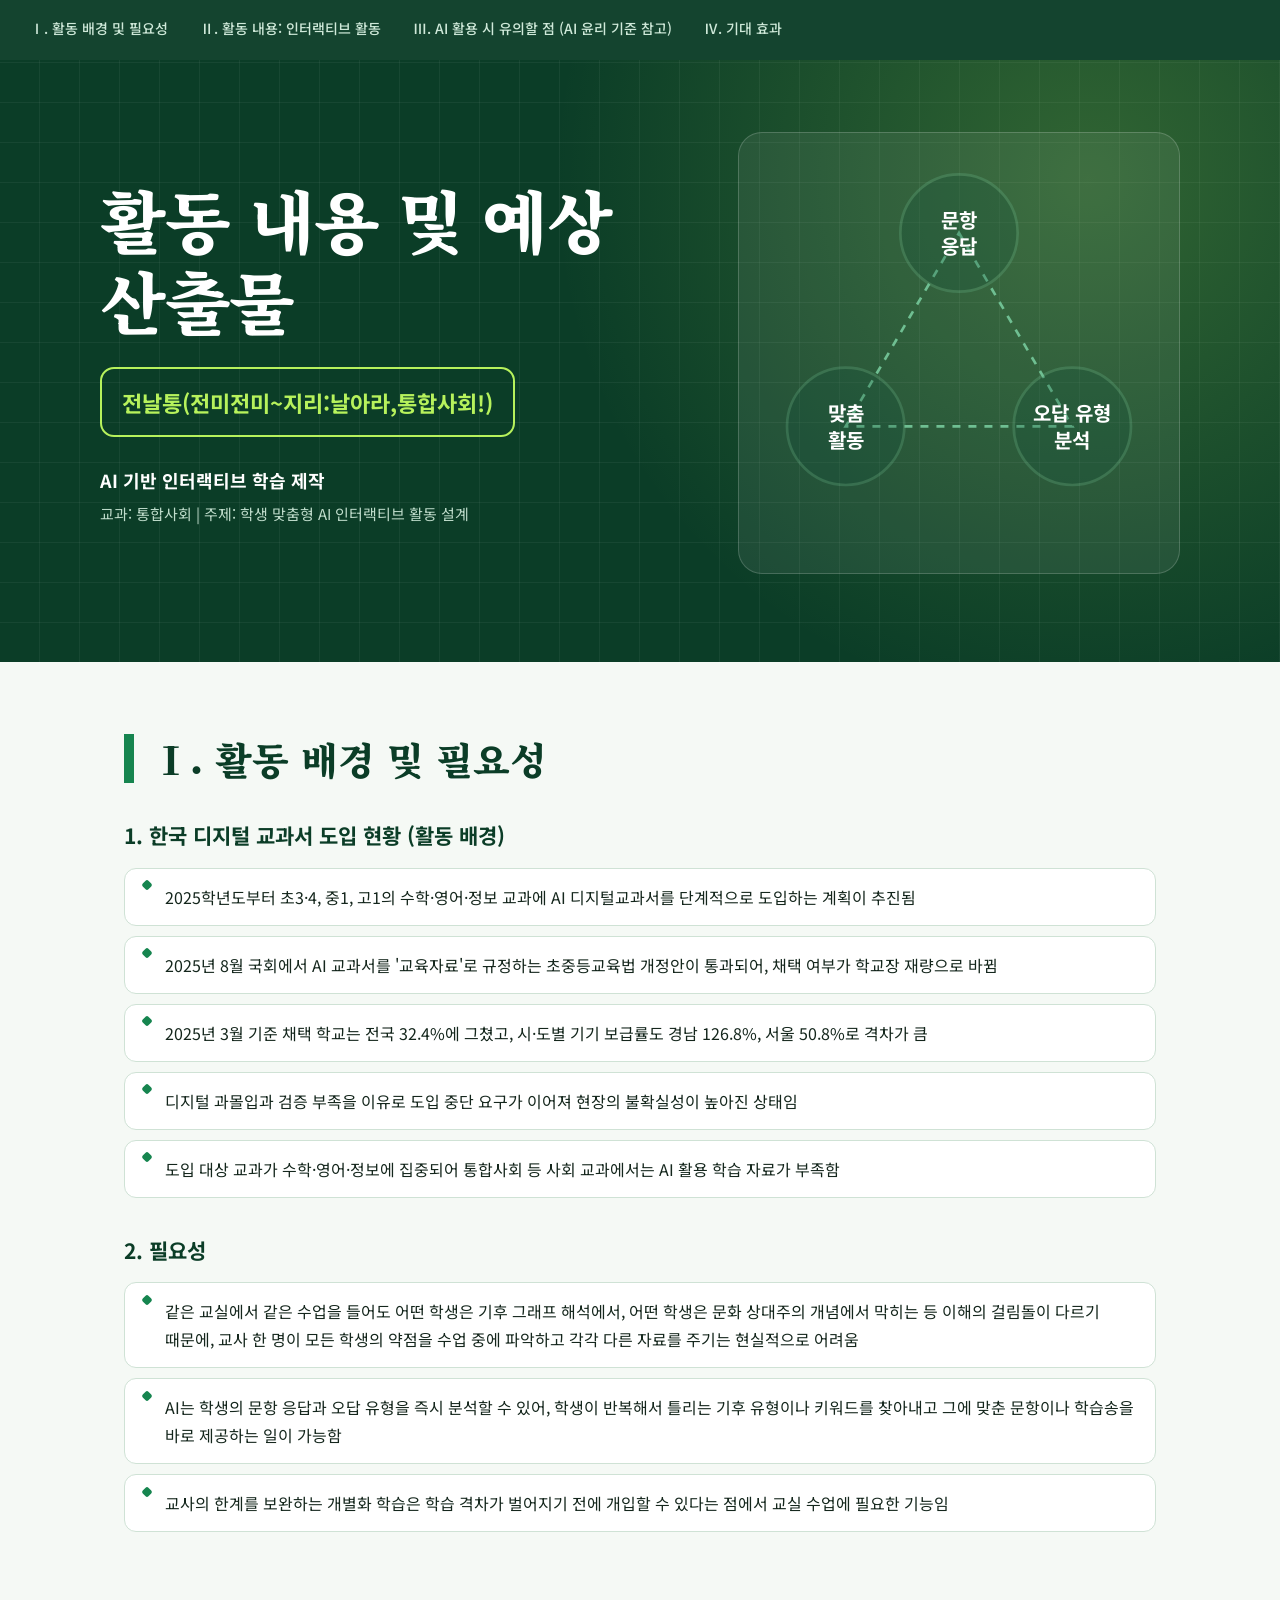
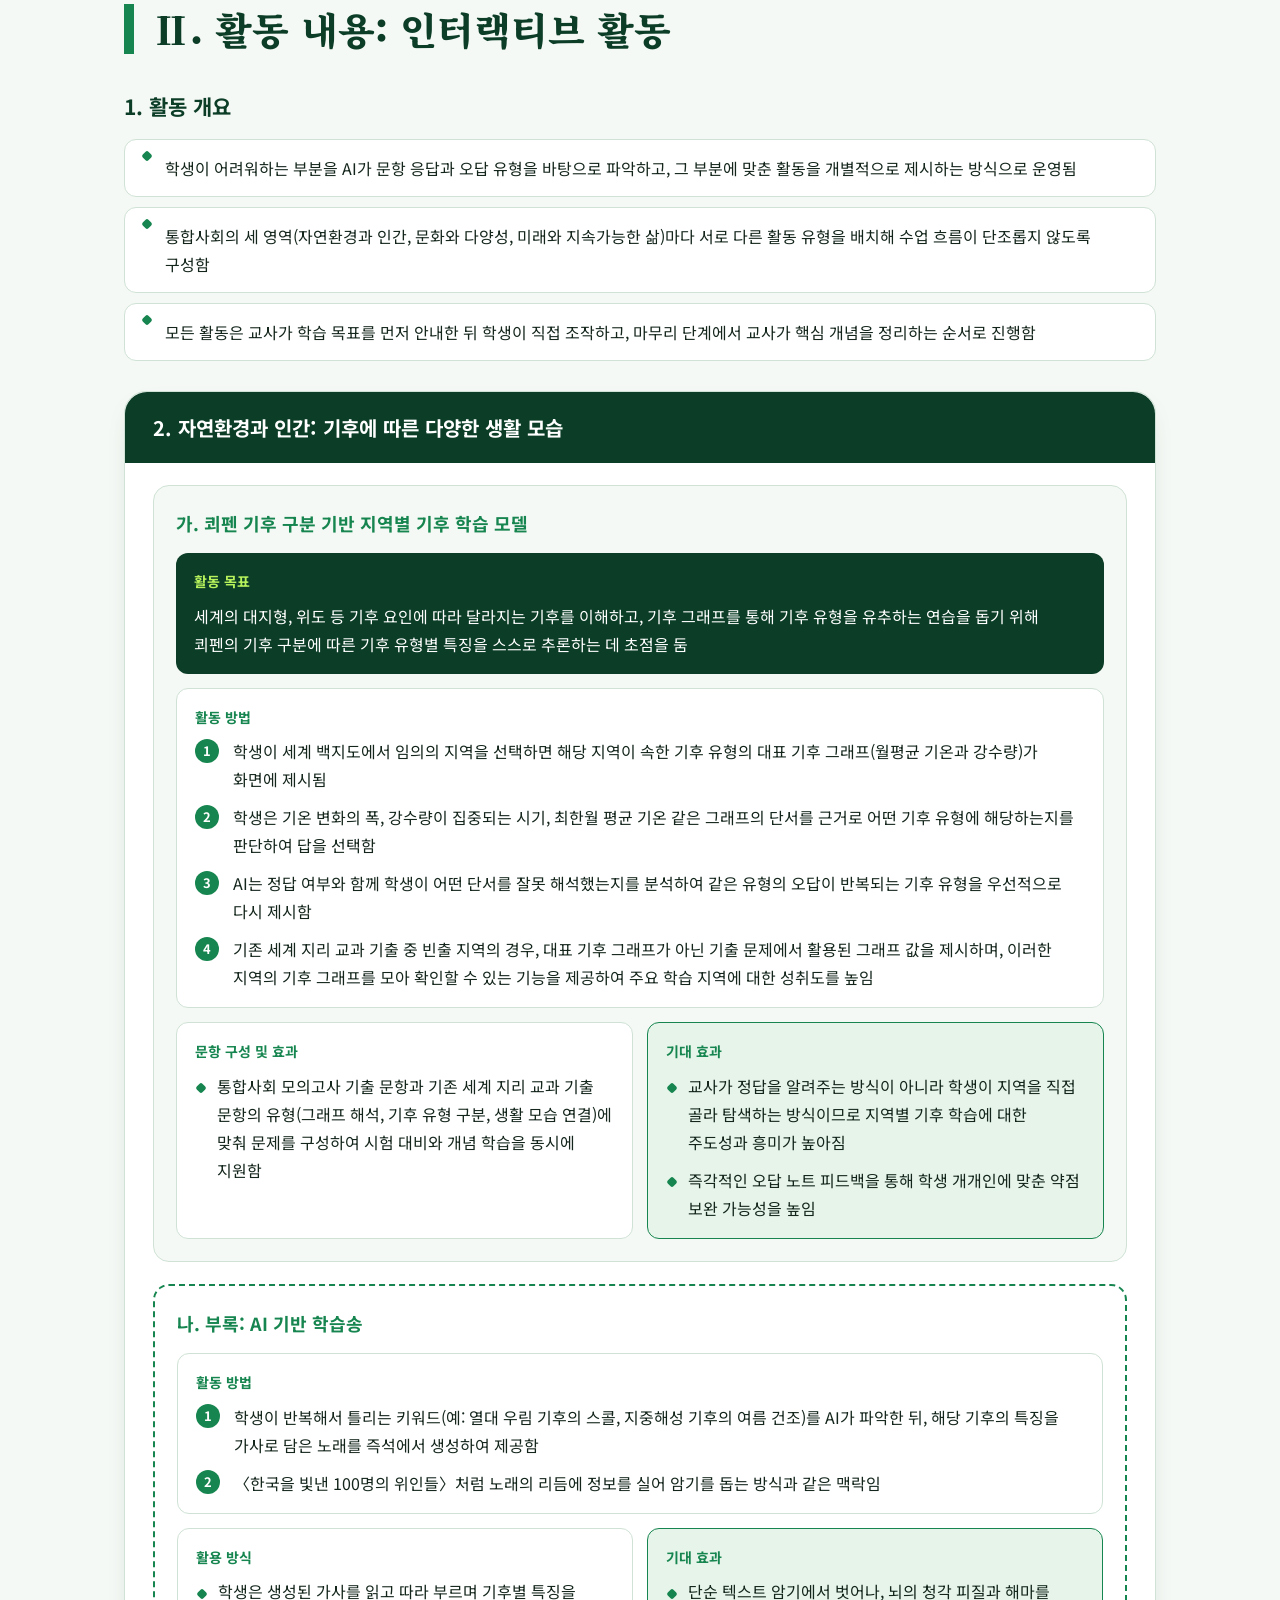
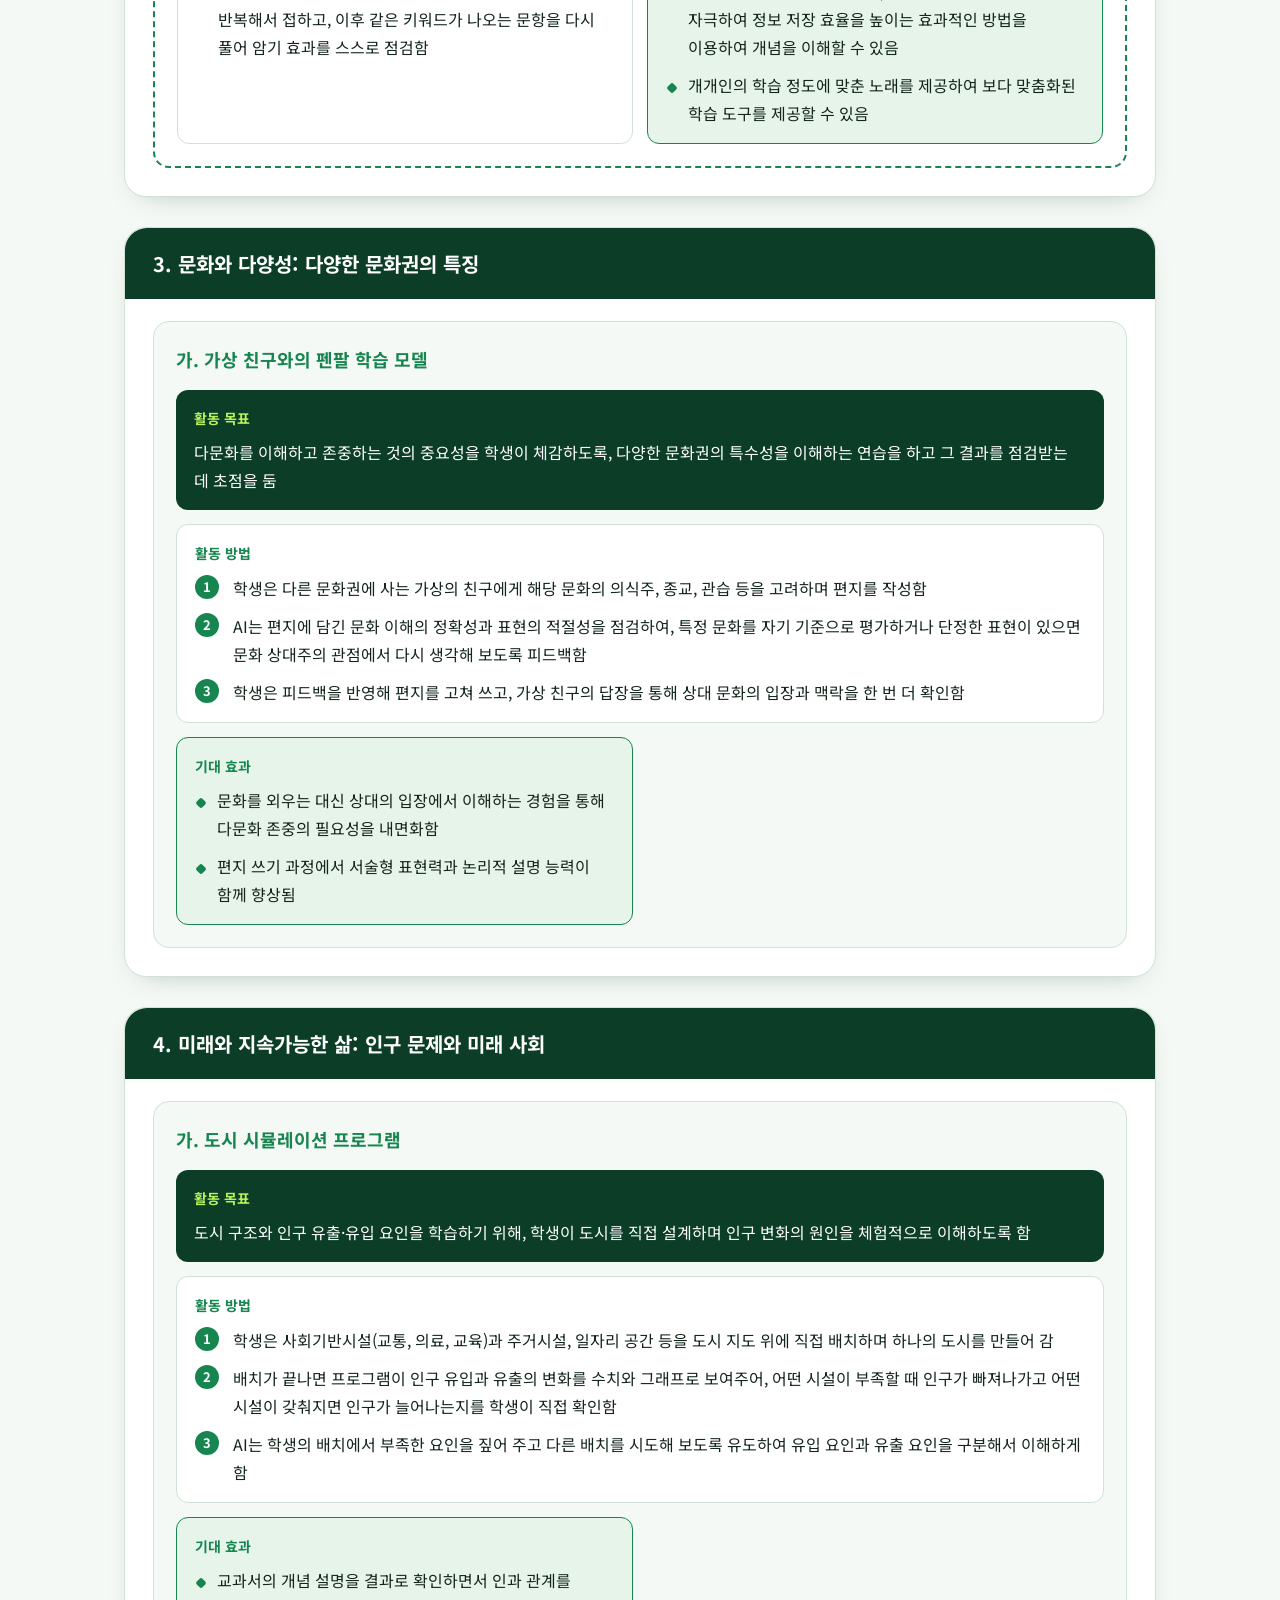
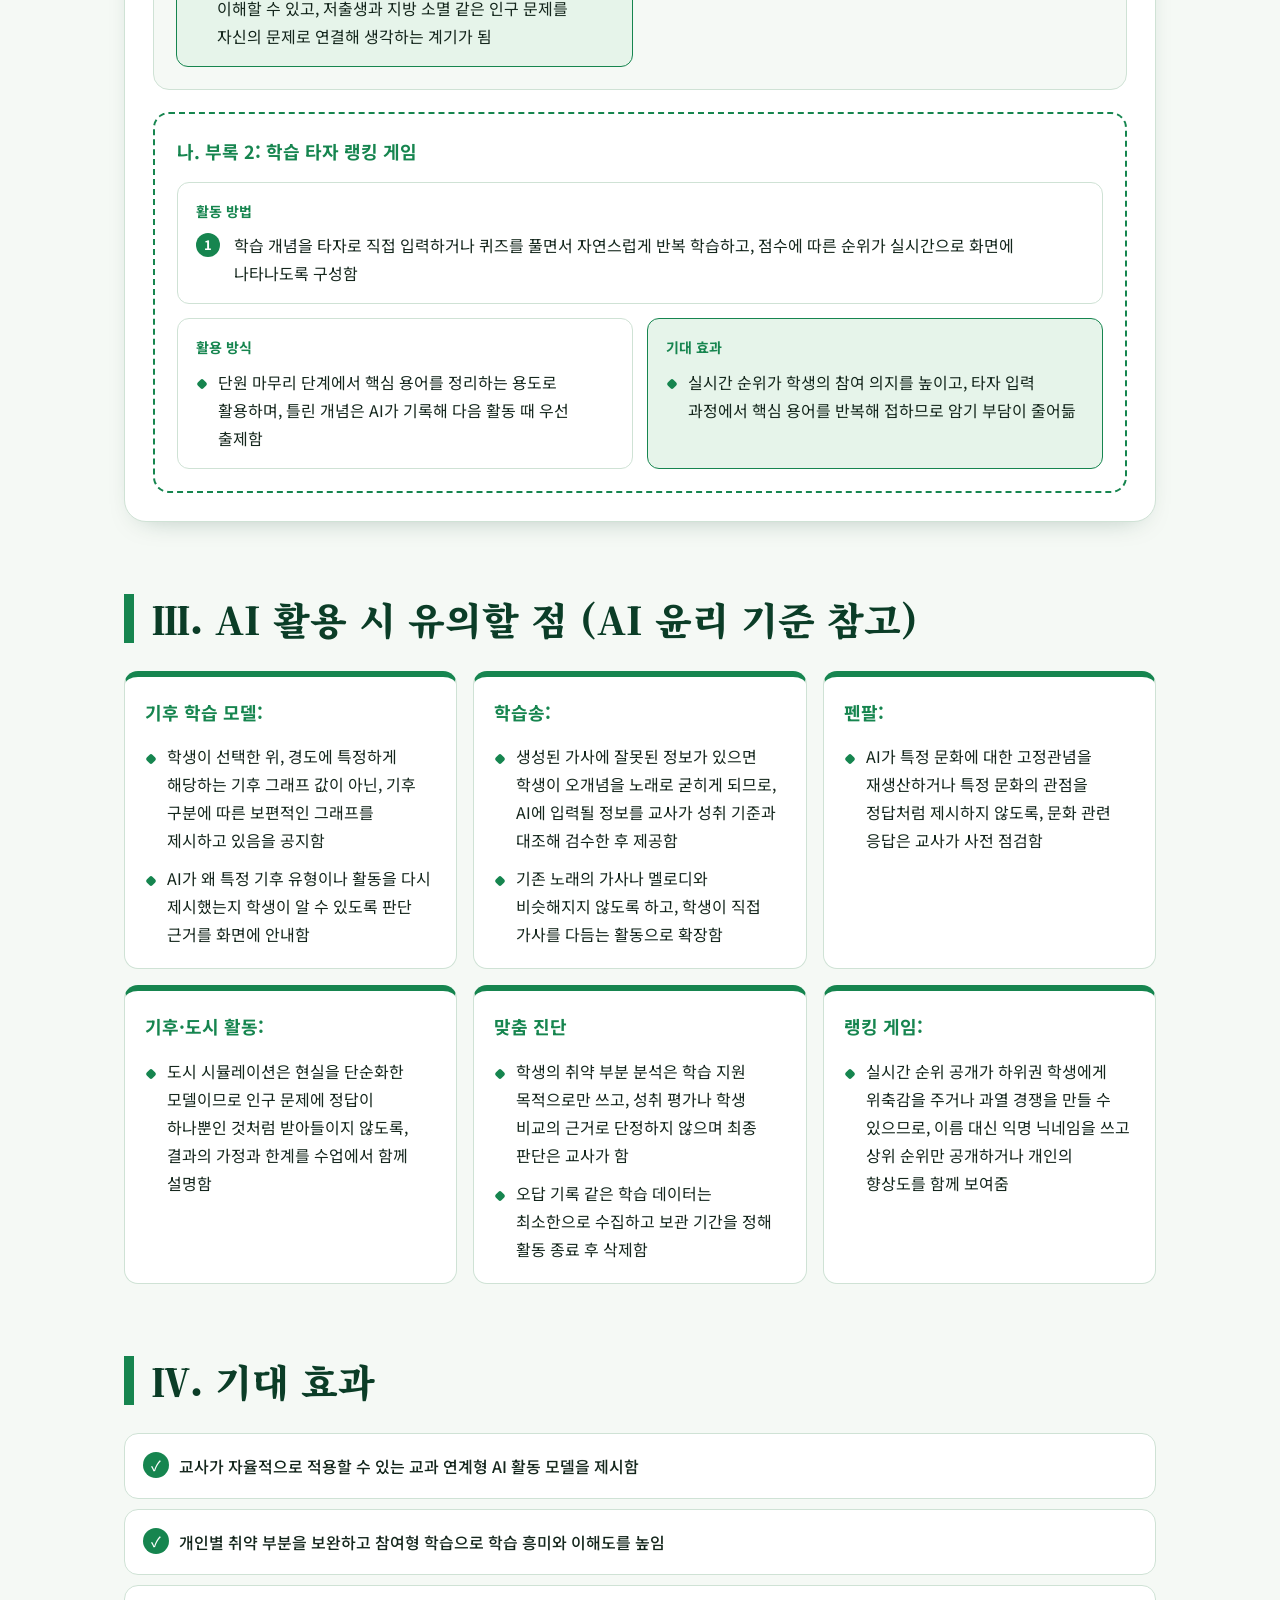
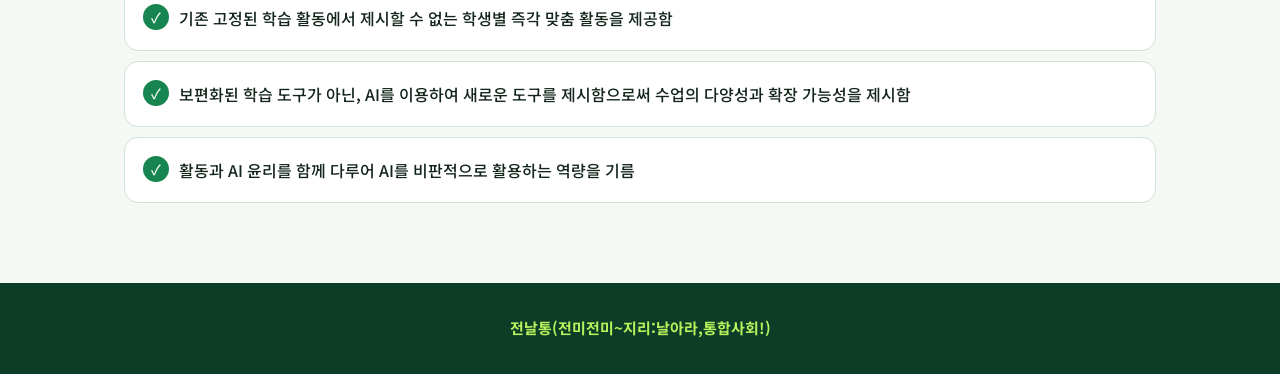
<file: public/view.html>
<!DOCTYPE html>
<html lang="ko"><head><meta charset="utf-8"><meta name="viewport" content="width=device-width,initial-scale=1">
<title>활동 내용 및 예상 산출물 | 전날통(전미전미~지리:날아라,통합사회!)</title>
<link rel="preconnect" href="https://fonts.googleapis.com"><link href="https://fonts.googleapis.com/css2?family=Noto+Sans+KR:wght@400;500;700;900&family=Noto+Serif+KR:wght@600;900&display=swap" rel="stylesheet">
<style>
:root{--deep:#0B3D27;--g:#16854F;--lime:#B7F25C;--mint:#E6F4EA;--paper:#F5F9F5;--ink:#14261C;--mut:#4F6558;--line:#CFE2D5}
*{box-sizing:border-box;margin:0}html{scroll-behavior:smooth;scroll-padding-top:70px}
body{font-family:'Noto Sans KR',system-ui,sans-serif;background:var(--paper);color:var(--ink);line-height:1.75;word-break:keep-all}
a:focus-visible,button:focus-visible{outline:3px solid var(--lime);outline-offset:2px}
nav{position:sticky;top:0;z-index:9;background:rgba(11,61,39,.96);display:flex;gap:4px;overflow-x:auto;padding:0 16px;backdrop-filter:blur(6px)}
nav a{color:#cfe9d9;text-decoration:none;font-size:14px;font-weight:500;padding:16px 14px;white-space:nowrap;border-bottom:3px solid transparent}
nav a.on{color:#fff;border-color:var(--lime)}
#bar{position:fixed;top:0;left:0;height:3px;background:var(--lime);width:0;z-index:10}
header{background:var(--deep);color:#fff;position:relative;overflow:hidden;padding:72px 24px 88px}
header:before{content:"";position:absolute;inset:0;background:radial-gradient(circle at 85% 20%,rgba(183,242,92,.22),transparent 45%),repeating-linear-gradient(0deg,transparent 0 39px,rgba(255,255,255,.05) 39px 40px),repeating-linear-gradient(90deg,transparent 0 39px,rgba(255,255,255,.05) 39px 40px)}
.hw{position:relative;max-width:1080px;margin:auto;display:grid;grid-template-columns:1.15fr .85fr;gap:40px;align-items:center}
.chip{display:inline-block;background:var(--lime);color:var(--deep);font-weight:700;font-size:14px;padding:4px 14px;border-radius:99px;margin-bottom:22px}
h1{font-family:'Noto Serif KR',serif;font-weight:900;font-size:clamp(38px,6vw,68px);line-height:1.2;letter-spacing:-.02em}
.team{margin-top:26px;font-size:clamp(17px,2.2vw,22px);font-weight:700;padding:14px 20px;border:2px solid var(--lime);border-radius:14px;display:inline-block;color:var(--lime)}
.proj{margin-top:28px;font-size:18px;font-weight:700}.meta{margin-top:4px;color:#bfdccb;font-size:15px}
.loop{background:rgba(255,255,255,.07);border:1px solid rgba(255,255,255,.18);border-radius:24px;padding:20px}
.loop svg{width:100%;display:block}
.nd{fill:#12503a;stroke:#6fbf92;stroke-width:2}.tx{fill:#fff;font:700 15px 'Noto Sans KR',sans-serif;text-anchor:middle}
.pulse{animation:pl 6s infinite;opacity:.25}.pulse:nth-of-type(2){animation-delay:2s}.pulse:nth-of-type(3){animation-delay:4s}
@keyframes pl{0%,28%{opacity:1;fill:var(--lime)}33%,100%{opacity:.25}}
main{max-width:1080px;margin:auto;padding:0 24px 80px}
.sec{padding-top:72px}
h2{font-family:'Noto Serif KR',serif;font-weight:900;font-size:clamp(26px,3.6vw,38px);color:var(--deep);margin-bottom:28px;padding-left:18px;border-left:10px solid var(--g);line-height:1.3}
h3{font-size:21px;color:var(--deep);margin:34px 0 14px}
ul{list-style:none;padding:0;display:grid;gap:10px}
li{position:relative;padding-left:22px}li:before{content:"";position:absolute;left:2px;top:.8em;width:8px;height:8px;border-radius:2px;background:var(--g);transform:rotate(45deg)}
.plain li{background:#fff;border:1px solid var(--line);border-radius:12px;padding:14px 18px 14px 40px}.plain li:before{left:18px}
.stats{display:grid;grid-template-columns:repeat(3,1fr);gap:14px;margin-bottom:8px}
.stats div{background:var(--g);color:#fff;border-radius:16px;padding:18px;text-align:center}.stats b{display:block;font-size:34px;font-weight:900;line-height:1.2}.stats span{font-size:14px;opacity:.9}
.dom{background:#fff;border:1px solid var(--line);border-radius:22px;padding:8px 28px 28px;margin-top:30px;box-shadow:0 10px 30px -18px rgba(11,61,39,.4)}
.dom>h3{background:var(--deep);color:#fff;margin:-8px -28px 22px;padding:18px 28px;border-radius:22px 22px 0 0;font-size:20px}
.dom .plain li{background:var(--mint)}.ov{margin-bottom:0}
.act{margin-top:22px;border:1px solid var(--line);border-radius:16px;padding:22px;background:var(--paper)}
.act.app{border:2px dashed var(--g);background:#fff}
h4{font-size:18px;color:var(--g);margin-bottom:14px}
.lbs{display:grid;grid-template-columns:1fr 1fr;gap:14px}
.lb{background:#fff;border:1px solid var(--line);border-radius:12px;padding:16px 18px}
.lb h5{font-size:14px;color:var(--g);margin-bottom:8px;font-weight:700}
.goal{grid-column:1/-1;background:var(--deep);color:#fff;border:0}.goal h5{color:var(--lime)}
.how{grid-column:1/-1}.steps{counter-reset:s}.steps li{counter-increment:s;padding-left:38px}
.steps li:before{content:counter(s);width:24px;height:24px;border-radius:50%;transform:none;left:0;top:.15em;background:var(--g);color:#fff;font-size:13px;font-weight:700;display:grid;place-items:center}
.fx{background:var(--mint);border-color:var(--g)}
.cards{display:grid;grid-template-columns:repeat(auto-fit,minmax(300px,1fr));gap:16px}
.card{background:#fff;border:1px solid var(--line);border-top:6px solid var(--g);border-radius:14px;padding:20px}
.fxlist li{background:#fff;border:1px solid var(--line);border-radius:14px;padding:18px 22px 18px 54px;font-weight:500}
.fxlist li:before{content:"✓";left:18px;top:18px;width:26px;height:26px;border-radius:50%;transform:none;background:var(--g);color:#fff;display:grid;place-items:center;font-size:14px}
footer{background:var(--deep);color:#cfe9d9;text-align:center;padding:32px 24px;font-size:15px}footer b{color:var(--lime)}
@media(max-width:760px){.hw{grid-template-columns:1fr}.lbs{grid-template-columns:1fr}.stats b{font-size:26px}.dom{padding:8px 16px 20px}.dom>h3{margin:-8px -16px 18px;padding:16px}}
@media(prefers-reduced-motion:reduce){.pulse{animation:none;opacity:1}html{scroll-behavior:auto}}
</style></head><body>
<div id="bar"></div>
<nav><a href="#bg">Ⅰ. 활동 배경 및 필요성</a><a href="#act">Ⅱ. 활동 내용: 인터랙티브 활동</a><a href="#ethic">Ⅲ. AI 활용 시 유의할 점 (AI 윤리 기준 참고)</a><a href="#fx">Ⅳ. 기대 효과</a></nav>
<header><div class="hw"><div>
<h1>활동 내용 및 예상 산출물</h1>
<div class="team">전날통(전미전미~지리:날아라,통합사회!)</div>
<p class="proj">AI 기반 인터랙티브 학습 제작</p><p class="meta">교과: 통합사회 | 주제: 학생 맞춤형 AI 인터랙티브 활동 설계</p>
</div>
<div class="loop" aria-hidden="true"><svg viewBox="0 0 300 300"><path d="M150 60 L235 205 L65 205 Z" fill="none" stroke="#6fbf92" stroke-width="2" stroke-dasharray="6 6"/>
<g class="pulse nd"><circle cx="150" cy="60" r="44"/></g><g class="pulse nd"><circle cx="235" cy="205" r="44"/></g><g class="pulse nd"><circle cx="65" cy="205" r="44"/></g>
<text class="tx" x="150" y="56">문항</text><text class="tx" x="150" y="76">응답</text><text class="tx" x="235" y="201">오답 유형</text><text class="tx" x="235" y="221">분석</text><text class="tx" x="65" y="201">맞춤</text><text class="tx" x="65" y="221">활동</text></svg></div>
</div></header>
<main>
<section id="bg" class="sec s0"><h2>Ⅰ. 활동 배경 및 필요성</h2><div class="blk"><h3>1. 한국 디지털 교과서 도입 현황 (활동 배경)</h3><ul class="plain"><li>2025학년도부터 초3·4, 중1, 고1의 수학·영어·정보 교과에 AI 디지털교과서를 단계적으로 도입하는 계획이 추진됨</li><li>2025년 8월 국회에서 AI 교과서를 &#x27;교육자료&#x27;로 규정하는 초중등교육법 개정안이 통과되어, 채택 여부가 학교장 재량으로 바뀜</li><li>2025년 3월 기준 채택 학교는 전국 32.4%에 그쳤고, 시·도별 기기 보급률도 경남 126.8%, 서울 50.8%로 격차가 큼</li><li>디지털 과몰입과 검증 부족을 이유로 도입 중단 요구가 이어져 현장의 불확실성이 높아진 상태임</li><li>도입 대상 교과가 수학·영어·정보에 집중되어 통합사회 등 사회 교과에서는 AI 활용 학습 자료가 부족함</li></ul></div><div class="blk"><h3>2. 필요성</h3><ul class="plain"><li>같은 교실에서 같은 수업을 들어도 어떤 학생은 기후 그래프 해석에서, 어떤 학생은 문화 상대주의 개념에서 막히는 등 이해의 걸림돌이 다르기 때문에, 교사 한 명이 모든 학생의 약점을 수업 중에 파악하고 각각 다른 자료를 주기는 현실적으로 어려움</li><li>AI는 학생의 문항 응답과 오답 유형을 즉시 분석할 수 있어, 학생이 반복해서 틀리는 기후 유형이나 키워드를 찾아내고 그에 맞춘 문항이나 학습송을 바로 제공하는 일이 가능함</li><li>교사의 한계를 보완하는 개별화 학습은 학습 격차가 벌어지기 전에 개입할 수 있다는 점에서 교실 수업에 필요한 기능임</li></ul></div></section>
<section id="act" class="sec s1"><h2>Ⅱ. 활동 내용: 인터랙티브 활동</h2><div class="blk"><h3>1. 활동 개요</h3><ul class="plain ov"><li>학생이 어려워하는 부분을 AI가 문항 응답과 오답 유형을 바탕으로 파악하고, 그 부분에 맞춘 활동을 개별적으로 제시하는 방식으로 운영됨</li><li>통합사회의 세 영역(자연환경과 인간, 문화와 다양성, 미래와 지속가능한 삶)마다 서로 다른 활동 유형을 배치해 수업 흐름이 단조롭지 않도록 구성함</li><li>모든 활동은 교사가 학습 목표를 먼저 안내한 뒤 학생이 직접 조작하고, 마무리 단계에서 교사가 핵심 개념을 정리하는 순서로 진행함</li></ul></div><div class="blk dom"><h3>2. 자연환경과 인간: 기후에 따른 다양한 생활 모습</h3><article class="act"><h4>가. 쾨펜 기후 구분 기반 지역별 기후 학습 모델</h4><div class="lbs"><div class="lb goal"><h5>활동 목표</h5><p>세계의 대지형, 위도 등 기후 요인에 따라 달라지는 기후를 이해하고, 기후 그래프를 통해 기후 유형을 유추하는 연습을 돕기 위해 쾨펜의 기후 구분에 따른 기후 유형별 특징을 스스로 추론하는 데 초점을 둠</p></div><div class="lb how"><h5>활동 방법</h5><ul class="steps"><li>학생이 세계 백지도에서 임의의 지역을 선택하면 해당 지역이 속한 기후 유형의 대표 기후 그래프(월평균 기온과 강수량)가 화면에 제시됨</li><li>학생은 기온 변화의 폭, 강수량이 집중되는 시기, 최한월 평균 기온 같은 그래프의 단서를 근거로 어떤 기후 유형에 해당하는지를 판단하여 답을 선택함</li><li>AI는 정답 여부와 함께 학생이 어떤 단서를 잘못 해석했는지를 분석하여 같은 유형의 오답이 반복되는 기후 유형을 우선적으로 다시 제시함</li><li>기존 세계 지리 교과 기출 중 빈출 지역의 경우, 대표 기후 그래프가 아닌 기출 문제에서 활용된 그래프 값을 제시하며, 이러한 지역의 기후 그래프를 모아 확인할 수 있는 기능을 제공하여 주요 학습 지역에 대한 성취도를 높임</li></ul></div><div class="lb misc"><h5>문항 구성 및 효과</h5><ul class=""><li>통합사회 모의고사 기출 문항과 기존 세계 지리 교과 기출 문항의 유형(그래프 해석, 기후 유형 구분, 생활 모습 연결)에 맞춰 문제를 구성하여 시험 대비와 개념 학습을 동시에 지원함</li></ul></div><div class="lb fx"><h5>기대 효과</h5><ul class=""><li>교사가 정답을 알려주는 방식이 아니라 학생이 지역을 직접 골라 탐색하는 방식이므로 지역별 기후 학습에 대한 주도성과 흥미가 높아짐</li><li>즉각적인 오답 노트 피드백을 통해 학생 개개인에 맞춘 약점 보완 가능성을 높임</li></ul></div></div></article><article class="act app"><h4>나. 부록: AI 기반 학습송</h4><div class="lbs"><div class="lb how"><h5>활동 방법</h5><ul class="steps"><li>학생이 반복해서 틀리는 키워드(예: 열대 우림 기후의 스콜, 지중해성 기후의 여름 건조)를 AI가 파악한 뒤, 해당 기후의 특징을 가사로 담은 노래를 즉석에서 생성하여 제공함</li><li>〈한국을 빛낸 100명의 위인들〉처럼 노래의 리듬에 정보를 실어 암기를 돕는 방식과 같은 맥락임</li></ul></div><div class="lb misc"><h5>활용 방식</h5><ul class=""><li>학생은 생성된 가사를 읽고 따라 부르며 기후별 특징을 반복해서 접하고, 이후 같은 키워드가 나오는 문항을 다시 풀어 암기 효과를 스스로 점검함</li></ul></div><div class="lb fx"><h5>기대 효과</h5><ul class=""><li>단순 텍스트 암기에서 벗어나, 뇌의 청각 피질과 해마를 자극하여 정보 저장 효율을 높이는 효과적인 방법을 이용하여 개념을 이해할 수 있음</li><li>개개인의 학습 정도에 맞춘 노래를 제공하여 보다 맞춤화된 학습 도구를 제공할 수 있음</li></ul></div></div></article></div><div class="blk dom"><h3>3. 문화와 다양성: 다양한 문화권의 특징</h3><article class="act"><h4>가. 가상 친구와의 펜팔 학습 모델</h4><div class="lbs"><div class="lb goal"><h5>활동 목표</h5><p>다문화를 이해하고 존중하는 것의 중요성을 학생이 체감하도록, 다양한 문화권의 특수성을 이해하는 연습을 하고 그 결과를 점검받는 데 초점을 둠</p></div><div class="lb how"><h5>활동 방법</h5><ul class="steps"><li>학생은 다른 문화권에 사는 가상의 친구에게 해당 문화의 의식주, 종교, 관습 등을 고려하며 편지를 작성함</li><li>AI는 편지에 담긴 문화 이해의 정확성과 표현의 적절성을 점검하여, 특정 문화를 자기 기준으로 평가하거나 단정한 표현이 있으면 문화 상대주의 관점에서 다시 생각해 보도록 피드백함</li><li>학생은 피드백을 반영해 편지를 고쳐 쓰고, 가상 친구의 답장을 통해 상대 문화의 입장과 맥락을 한 번 더 확인함</li></ul></div><div class="lb fx"><h5>기대 효과</h5><ul class=""><li>문화를 외우는 대신 상대의 입장에서 이해하는 경험을 통해 다문화 존중의 필요성을 내면화함</li><li>편지 쓰기 과정에서 서술형 표현력과 논리적 설명 능력이 함께 향상됨</li></ul></div></div></article></div><div class="blk dom"><h3>4. 미래와 지속가능한 삶: 인구 문제와 미래 사회</h3><article class="act"><h4>가. 도시 시뮬레이션 프로그램</h4><div class="lbs"><div class="lb goal"><h5>활동 목표</h5><p>도시 구조와 인구 유출·유입 요인을 학습하기 위해, 학생이 도시를 직접 설계하며 인구 변화의 원인을 체험적으로 이해하도록 함</p></div><div class="lb how"><h5>활동 방법</h5><ul class="steps"><li>학생은 사회기반시설(교통, 의료, 교육)과 주거시설, 일자리 공간 등을 도시 지도 위에 직접 배치하며 하나의 도시를 만들어 감</li><li>배치가 끝나면 프로그램이 인구 유입과 유출의 변화를 수치와 그래프로 보여주어, 어떤 시설이 부족할 때 인구가 빠져나가고 어떤 시설이 갖춰지면 인구가 늘어나는지를 학생이 직접 확인함</li><li>AI는 학생의 배치에서 부족한 요인을 짚어 주고 다른 배치를 시도해 보도록 유도하여 유입 요인과 유출 요인을 구분해서 이해하게 함</li></ul></div><div class="lb fx"><h5>기대 효과</h5><ul class=""><li>교과서의 개념 설명을 결과로 확인하면서 인과 관계를 이해할 수 있고, 저출생과 지방 소멸 같은 인구 문제를 자신의 문제로 연결해 생각하는 계기가 됨</li></ul></div></div></article><article class="act app"><h4>나. 부록 2: 학습 타자 랭킹 게임</h4><div class="lbs"><div class="lb how"><h5>활동 방법</h5><ul class="steps"><li>학습 개념을 타자로 직접 입력하거나 퀴즈를 풀면서 자연스럽게 반복 학습하고, 점수에 따른 순위가 실시간으로 화면에 나타나도록 구성함</li></ul></div><div class="lb misc"><h5>활용 방식</h5><ul class=""><li>단원 마무리 단계에서 핵심 용어를 정리하는 용도로 활용하며, 틀린 개념은 AI가 기록해 다음 활동 때 우선 출제함</li></ul></div><div class="lb fx"><h5>기대 효과</h5><ul class=""><li>실시간 순위가 학생의 참여 의지를 높이고, 타자 입력 과정에서 핵심 용어를 반복해 접하므로 암기 부담이 줄어듦</li></ul></div></div></article></div></section>
<section id="ethic" class="sec s2"><h2>Ⅲ. AI 활용 시 유의할 점 (AI 윤리 기준 참고)</h2><div class="blk"><div class="cards"><article class="card"><h4>기후 학습 모델:</h4><ul class=""><li>학생이 선택한 위, 경도에 특정하게 해당하는 기후 그래프 값이 아닌, 기후 구분에 따른 보편적인 그래프를 제시하고 있음을 공지함</li><li>AI가 왜 특정 기후 유형이나 활동을 다시 제시했는지 학생이 알 수 있도록 판단 근거를 화면에 안내함</li></ul></article><article class="card"><h4>학습송:</h4><ul class=""><li>생성된 가사에 잘못된 정보가 있으면 학생이 오개념을 노래로 굳히게 되므로, AI에 입력될 정보를 교사가 성취 기준과 대조해 검수한 후 제공함</li><li>기존 노래의 가사나 멜로디와 비슷해지지 않도록 하고, 학생이 직접 가사를 다듬는 활동으로 확장함</li></ul></article><article class="card"><h4>펜팔:</h4><ul class=""><li>AI가 특정 문화에 대한 고정관념을 재생산하거나 특정 문화의 관점을 정답처럼 제시하지 않도록, 문화 관련 응답은 교사가 사전 점검함</li></ul></article><article class="card"><h4>기후·도시 활동:</h4><ul class=""><li>도시 시뮬레이션은 현실을 단순화한 모델이므로 인구 문제에 정답이 하나뿐인 것처럼 받아들이지 않도록, 결과의 가정과 한계를 수업에서 함께 설명함</li></ul></article><article class="card"><h4>맞춤 진단</h4><ul class=""><li>학생의 취약 부분 분석은 학습 지원 목적으로만 쓰고, 성취 평가나 학생 비교의 근거로 단정하지 않으며 최종 판단은 교사가 함</li><li>오답 기록 같은 학습 데이터는 최소한으로 수집하고 보관 기간을 정해 활동 종료 후 삭제함</li></ul></article><article class="card"><h4>랭킹 게임:</h4><ul class=""><li>실시간 순위 공개가 하위권 학생에게 위축감을 주거나 과열 경쟁을 만들 수 있으므로, 이름 대신 익명 닉네임을 쓰고 상위 순위만 공개하거나 개인의 향상도를 함께 보여줌</li></ul></article></div></div></section>
<section id="fx" class="sec s3"><h2>Ⅳ. 기대 효과</h2><ul class="fxlist"><li>교사가 자율적으로 적용할 수 있는 교과 연계형 AI 활동 모델을 제시함</li><li>개인별 취약 부분을 보완하고 참여형 학습으로 학습 흥미와 이해도를 높임</li><li>기존 고정된 학습 활동에서 제시할 수 없는 학생별 즉각 맞춤 활동을 제공함</li><li>보편화된 학습 도구가 아닌, AI를 이용하여 새로운 도구를 제시함으로써 수업의 다양성과 확장 가능성을 제시함</li><li>활동과 AI 윤리를 함께 다루어 AI를 비판적으로 활용하는 역량을 기름</li></ul></section>
</main>
<footer><b>전날통(전미전미~지리:날아라,통합사회!)</b></footer>
<script>
const links=[...document.querySelectorAll('nav a')],secs=links.map(a=>document.querySelector(a.hash));
addEventListener('scroll',()=>{const h=document.documentElement;document.getElementById('bar').style.width=(scrollY/(h.scrollHeight-innerHeight)*100)+'%';let c=0;secs.forEach((s,i)=>{if(s.getBoundingClientRect().top<120)c=i});links.forEach((a,i)=>a.classList.toggle('on',i==c&&scrollY>300))},{passive:true});
</script></body></html>
</file>
